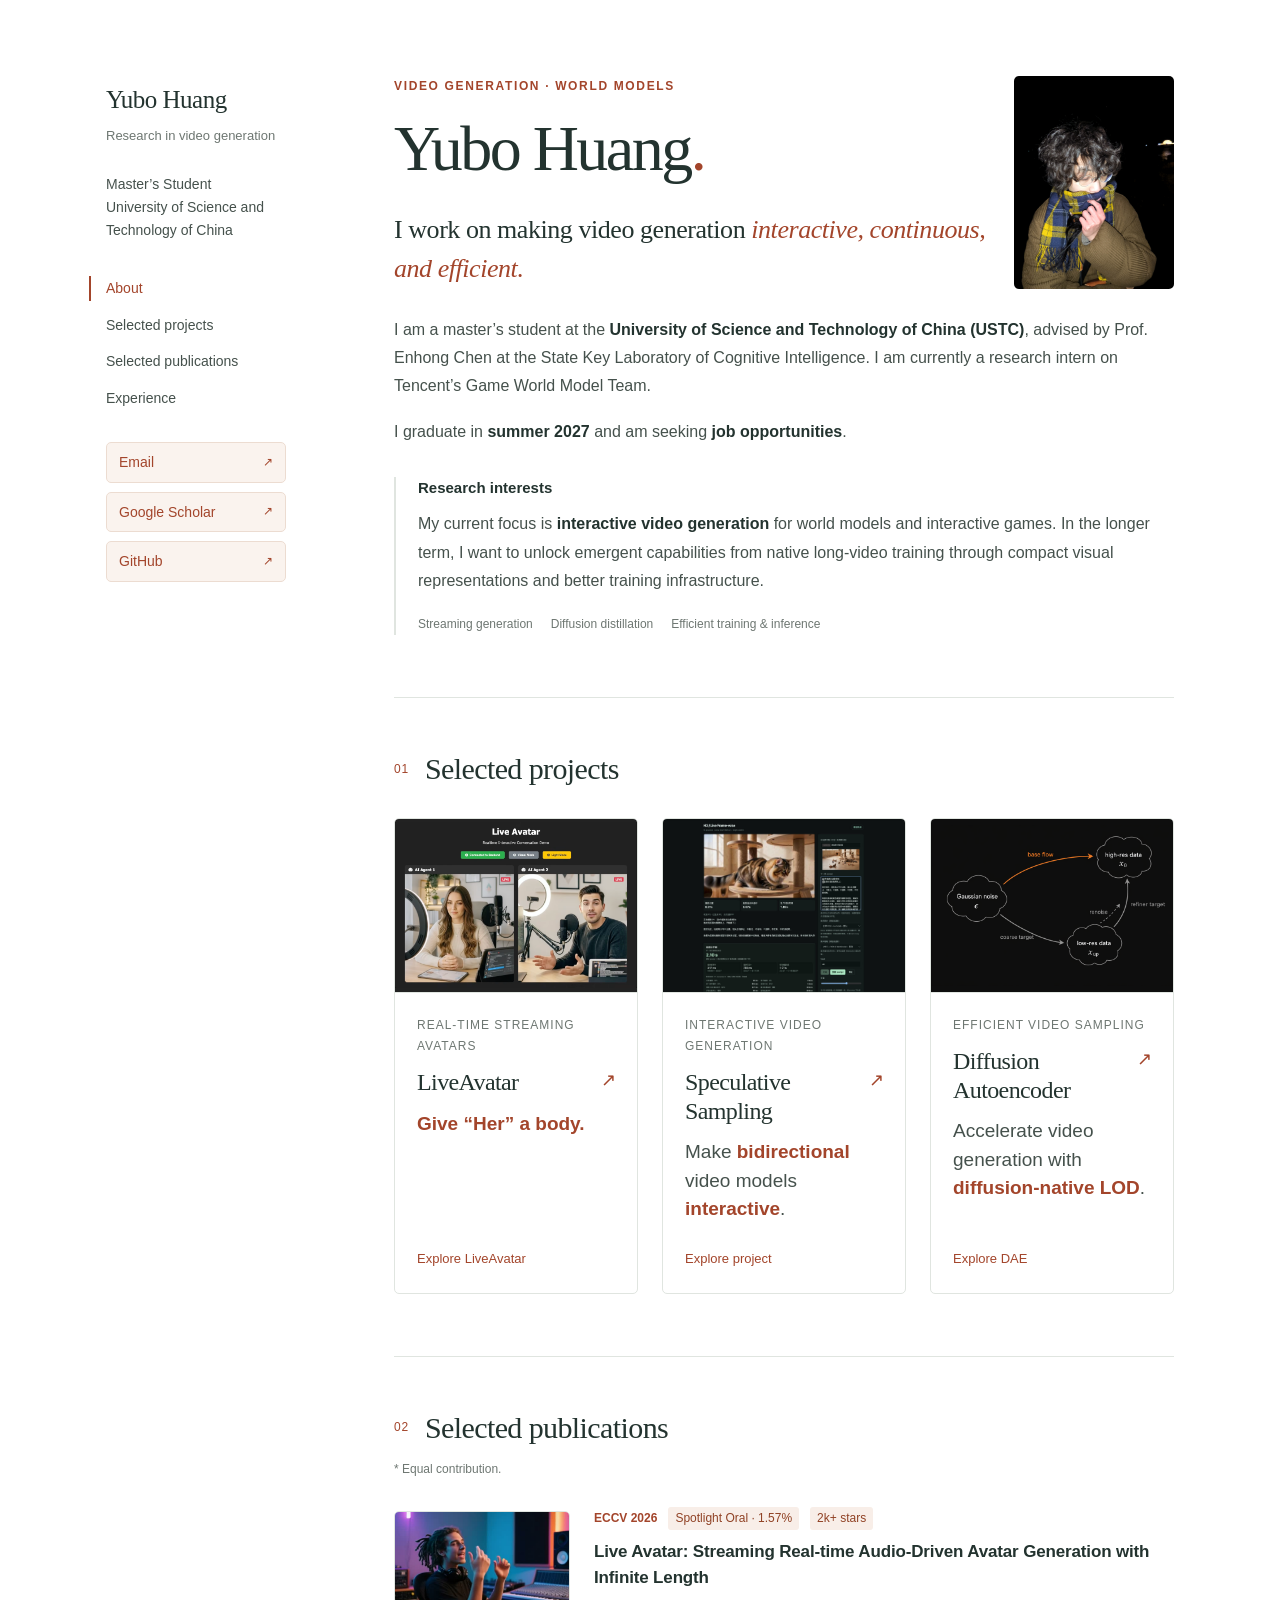
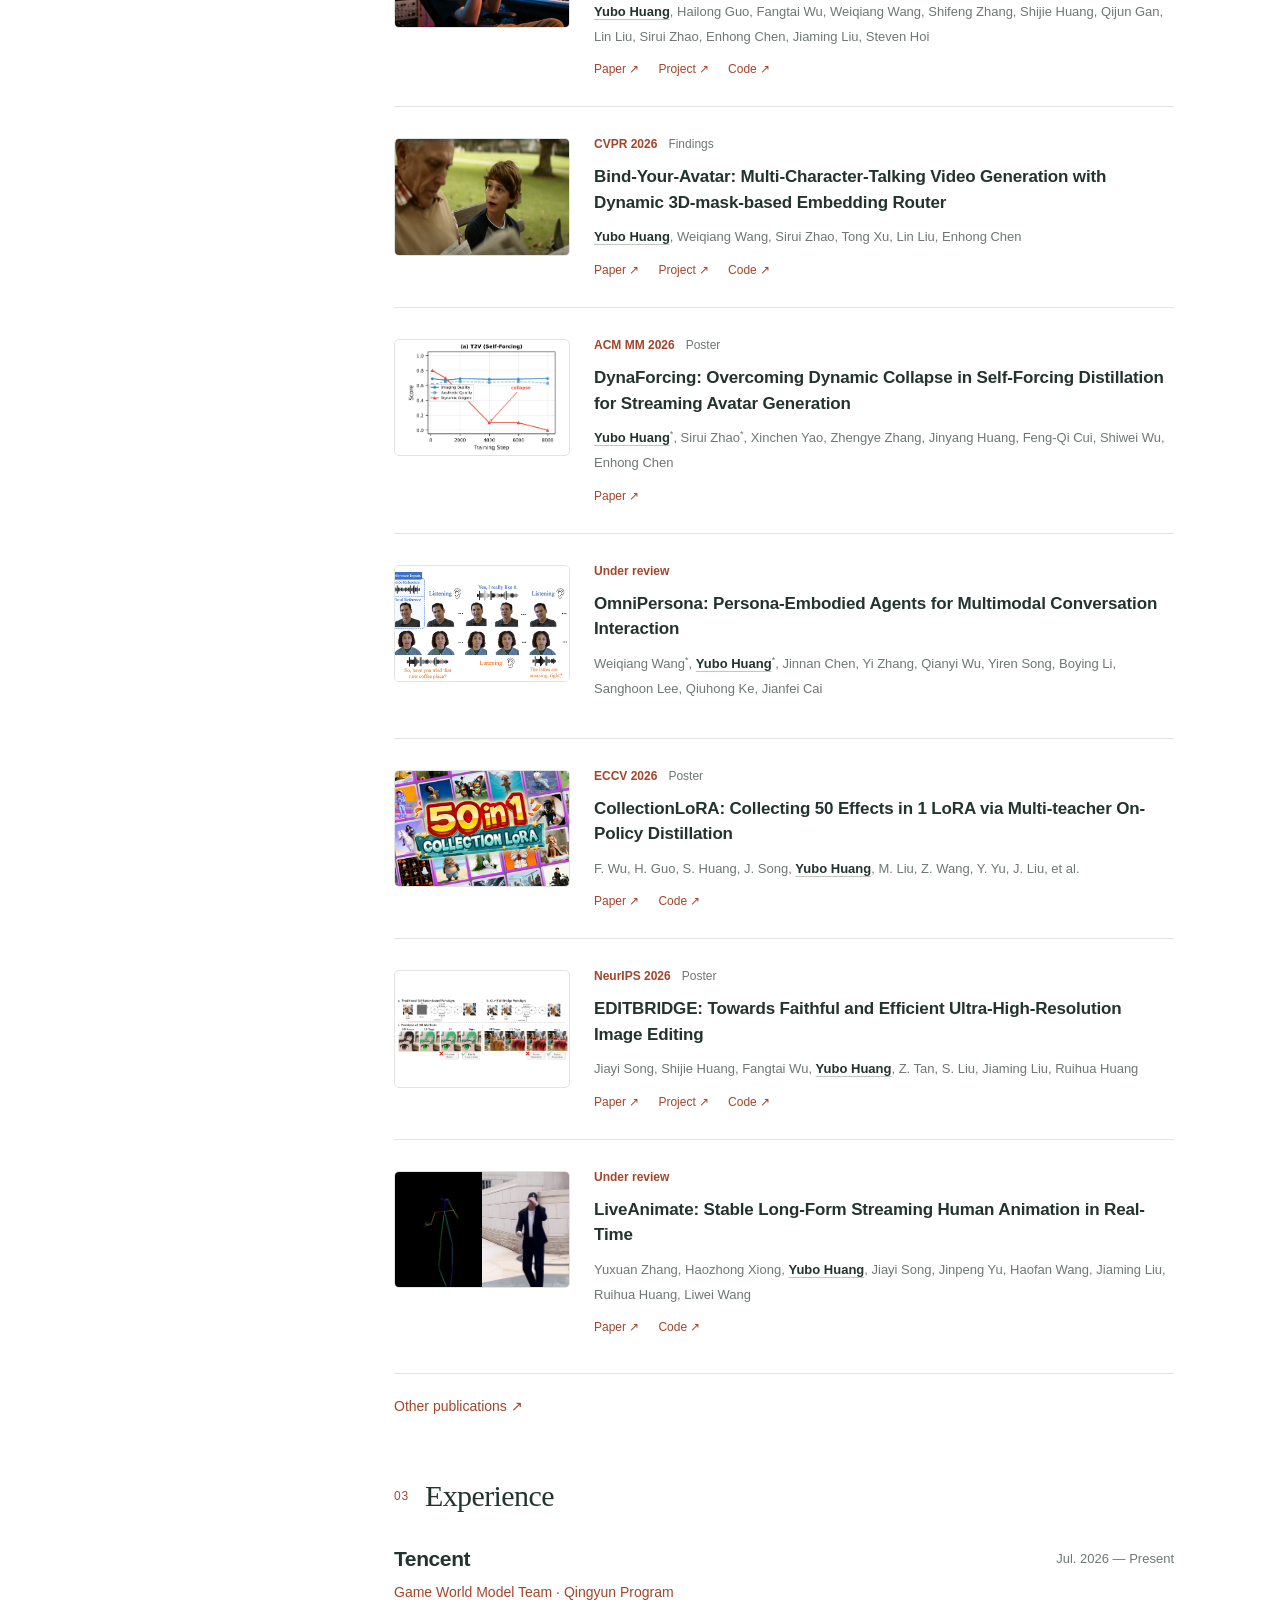
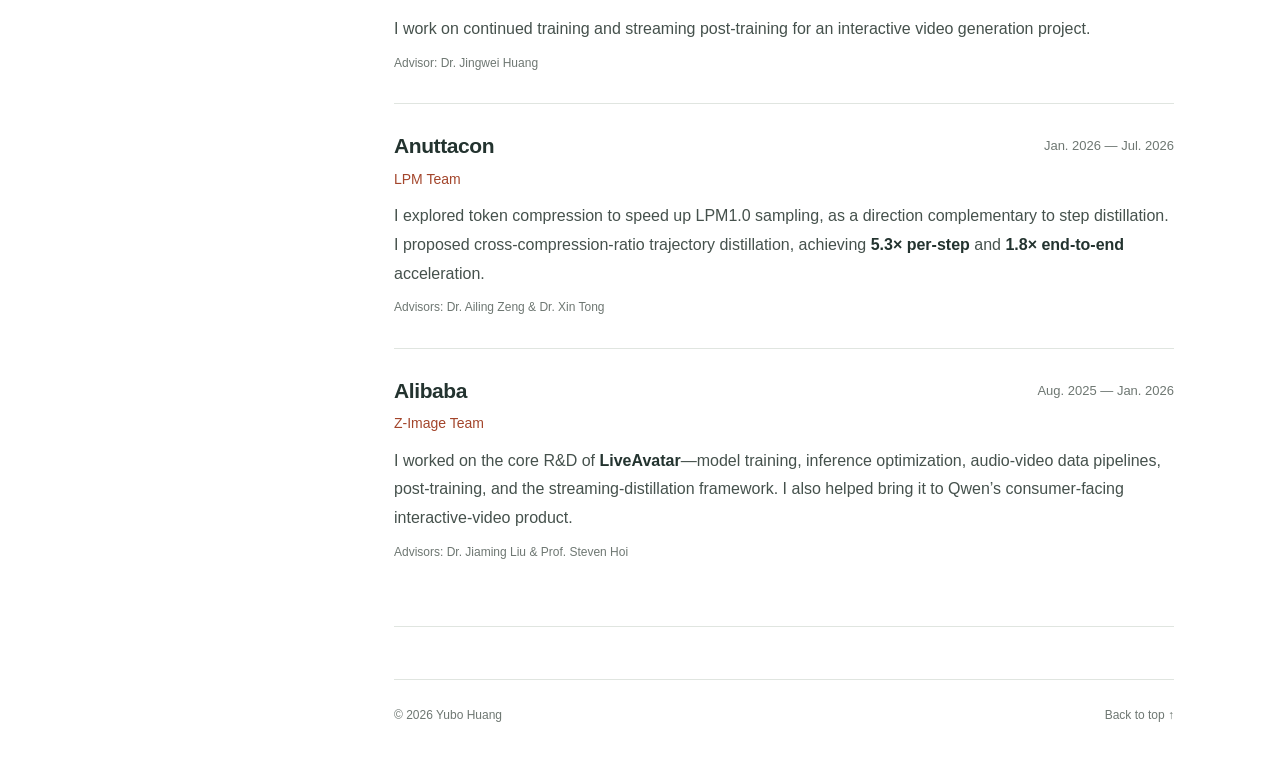
<file: index.html>
<!doctype html>
<html lang="en">
<head>
  <meta charset="utf-8">
  <meta name="viewport" content="width=device-width, initial-scale=1">
  <meta name="color-scheme" content="light">
  <title>Yubo Huang — Video Generation Research</title>
  <meta name="description" content="Yubo Huang is a master’s student at USTC working on interactive video generation, streaming world models, and efficient diffusion models.">
  <meta property="og:title" content="Yubo Huang — Video Generation Research">
  <meta property="og:description" content="Research in interactive video generation, streaming world models, and efficient diffusion models.">
  <meta property="og:type" content="website">
  <link rel="icon" type="image/svg+xml" href="data:image/svg+xml,%3Csvg xmlns='http://www.w3.org/2000/svg' viewBox='0 0 32 32'%3E%3Crect width='32' height='32' rx='7' fill='%2323332f'/%3E%3Ctext x='16' y='22' text-anchor='middle' fill='white' font-family='Georgia,serif' font-size='21'%3Ey%3C/text%3E%3C/svg%3E">
  <link rel="stylesheet" href="styles.css?v=9cdeb6acc5">
  <script defer src="site-config.js"></script>
  <script defer src="app.js"></script>
</head>
<body>
<a class="skip-link" href="#about">Skip to content</a>
<div class="page-shell">
  <aside class="sidebar">
    <a class="identity" href="#about" aria-label="Yubo Huang, back to introduction">Yubo Huang<span>Research in video generation</span></a>
    <div class="affiliation">Master’s Student<br>University of Science and<br class="desktop-only"> Technology of China</div>
    <nav aria-label="On this page"><a href="#about" aria-current="location">About</a><a href="#projects">Selected projects</a><a href="#publications">Selected publications</a><a href="#experience">Experience</a></nav>
    <div class="sidebar-links"><a href="mailto:snake1124@mail.ustc.edu.cn">Email <span aria-hidden="true">↗</span></a><a href="https://scholar.google.com/citations?user=ztgF87EAAAAJ" target="_blank" rel="noopener noreferrer">Google Scholar <span aria-hidden="true">↗</span></a><a href="https://github.com/Yubo-Shankui" target="_blank" rel="noopener noreferrer">GitHub <span aria-hidden="true">↗</span></a></div>
  </aside>
  <main>
    <section id="about" class="about" aria-labelledby="about-title">
      <div class="about-hero">
      <p class="eyebrow">VIDEO GENERATION · WORLD MODELS</p>
      <h1 id="about-title">Yubo Huang<span class="name-period">.</span></h1>
      <p class="intro">I work on making video generation<br class="desktop-only"> <em>interactive, continuous, and efficient.</em></p>
        <img class="portrait" src="assets/yubo-huang.jpg" alt="Yubo Huang" width="1920" height="2560">
      </div>
      <p>I am a master’s student at the <strong>University of Science and Technology of China (USTC)</strong>, advised by Prof. <a href="https://staff.ustc.edu.cn/~cheneh/" target="_blank" rel="noopener noreferrer">Enhong Chen</a> at the State Key Laboratory of Cognitive Intelligence. I am currently a research intern on Tencent’s Game World Model Team.</p>
      <p>I graduate in <strong>summer 2027</strong> and am seeking <strong>job opportunities</strong>.</p>
      <div class="research-interests"><h2>Research interests</h2><p>My current focus is <strong>interactive video generation</strong> for world models and interactive games. In the longer term, I want to unlock emergent capabilities from native long-video training through compact visual representations and better training infrastructure.</p><div class="research-topics"><span>Streaming generation</span><span>Diffusion distillation</span><span>Efficient training &amp; inference</span></div></div>
    </section>
    <section id="projects" aria-labelledby="projects-title">
      <div class="section-heading"><span class="section-number">01</span><h2 id="projects-title">Selected projects</h2></div>
      <div class="projects-grid">
        <a class="project" href="https://liveavatar.github.io/" target="_blank" rel="noopener noreferrer"><div class="project-image liveavatar-cover"><img src="assets/liveavatar-project.png" alt="LiveAvatar real-time interactive conversation demo with two AI agents" width="1710" height="1176" loading="lazy"></div><div class="project-body"><p class="project-category">REAL-TIME STREAMING AVATARS</p><h3>LiveAvatar <span aria-hidden="true">↗</span></h3><p><strong>Give “Her” a body.</strong></p><span class="project-link">Explore LiveAvatar</span></div></a>
        <a class="project" href="https://yubo-shankui.github.io/commit_one/" target="_blank" rel="noopener noreferrer"><div class="project-image"><img src="assets/commit-one.jpg" alt="Recorded interactive video generation demo from SpeculativeSampling" width="1600" height="900" loading="lazy"></div><div class="project-body"><p class="project-category">INTERACTIVE VIDEO GENERATION</p><h3><span style="font:inherit;color:inherit">Speculative<br>Sampling</span> <span aria-hidden="true">↗</span></h3><p>Make <strong>bidirectional</strong> video models <strong>interactive</strong>.</p><span class="project-link">Explore project</span></div></a>
        <a class="project" href="https://yubo-shankui.github.io/dae/" target="_blank" rel="noopener noreferrer"><div class="project-image dae-cover"><img src="assets/dae-cover.png" alt="Base flow from Gaussian noise to high-resolution data compared with a coarse-to-fine refinement route" width="1536" height="1024" loading="lazy"></div><div class="project-body"><p class="project-category">EFFICIENT VIDEO SAMPLING</p><h3>Diffusion Autoencoder <span aria-hidden="true">↗</span></h3><p>Accelerate video generation with <strong>diffusion-native LOD</strong>.</p><span class="project-link">Explore DAE</span></div></a>
      </div>
    </section>
    <section id="publications" aria-labelledby="publications-title">
      <div class="section-heading"><span class="section-number">02</span><h2 id="publications-title">Selected publications</h2></div>
      <p class="publication-note">* Equal contribution.</p>
      <div class="publications-list"><article class="publication">
  <a class="paper-cover " href="https://liveavatar.github.io/" target="_blank" rel="noopener noreferrer"><img src="assets/papers/liveavatar.jpg" alt="Generated talking avatar in a recording studio" width="600" height="400" loading="lazy"></a>
  <div class="publication-content"><div class="publication-meta"><span class="venue">ECCV 2026</span><span class="distinction">Spotlight Oral · 1.57%</span><a class="distinction" href="https://github.com/Alibaba-Quark/LiveAvatar" target="_blank" rel="noopener noreferrer">2k+ stars</a></div><h3>Live Avatar: Streaming Real-time Audio-Driven Avatar Generation with Infinite Length</h3><p class="authors"><strong>Yubo Huang</strong>, Hailong Guo, Fangtai Wu, Weiqiang Wang, Shifeng Zhang, Shijie Huang, Qijun Gan, Lin Liu, Sirui Zhao, Enhong Chen, Jiaming Liu, Steven Hoi</p><div class="paper-links"><a href="https://arxiv.org/abs/2512.04677" target="_blank" rel="noopener noreferrer">Paper<span aria-hidden="true"> ↗</span></a><a href="https://liveavatar.github.io/" target="_blank" rel="noopener noreferrer">Project<span aria-hidden="true"> ↗</span></a><a href="https://github.com/Alibaba-Quark/LiveAvatar" target="_blank" rel="noopener noreferrer">Code<span aria-hidden="true"> ↗</span></a></div></div>
</article>
<article class="publication">
  <a class="paper-cover " href="https://yubo-shankui.github.io/bind-your-avatar/" target="_blank" rel="noopener noreferrer"><img src="assets/papers/bind-your-avatar.jpg" alt="Two characters sharing a conversation in a generated video" width="600" height="400" loading="lazy"></a>
  <div class="publication-content"><div class="publication-meta"><span class="venue">CVPR 2026</span><span class="distinction">Findings</span></div><h3>Bind-Your-Avatar: Multi-Character-Talking Video Generation with Dynamic 3D-mask-based Embedding Router</h3><p class="authors"><strong>Yubo Huang</strong>, Weiqiang Wang, Sirui Zhao, Tong Xu, Lin Liu, Enhong Chen</p><div class="paper-links"><a href="https://arxiv.org/abs/2506.19833" target="_blank" rel="noopener noreferrer">Paper<span aria-hidden="true"> ↗</span></a><a href="https://yubo-shankui.github.io/bind-your-avatar/" target="_blank" rel="noopener noreferrer">Project<span aria-hidden="true"> ↗</span></a><a href="https://github.com/Yubo-Shankui/Bind-Your-Avatar-Implementation" target="_blank" rel="noopener noreferrer">Code<span aria-hidden="true"> ↗</span></a></div></div>
</article>
<article class="publication">
  <a class="paper-cover paper-cover-figure" href="https://arxiv.org/abs/2608.17707" target="_blank" rel="noopener noreferrer"><img src="assets/papers/dynaforcing.png" alt="Self-Forcing training plot showing dynamic collapse while visual quality remains stable" width="1580" height="1146" loading="lazy"></a>
  <div class="publication-content"><div class="publication-meta"><span class="venue">ACM MM 2026</span><span class="distinction">Poster</span></div><h3>DynaForcing: Overcoming Dynamic Collapse in Self-Forcing Distillation for Streaming Avatar Generation</h3><p class="authors"><strong>Yubo Huang</strong><sup>*</sup>, Sirui Zhao<sup>*</sup>, Xinchen Yao, Zhengye Zhang, Jinyang Huang, Feng-Qi Cui, Shiwei Wu, Enhong Chen</p><div class="paper-links"><a href="https://arxiv.org/abs/2608.17707" target="_blank" rel="noopener noreferrer">Paper<span aria-hidden="true"> ↗</span></a></div></div>
</article>
<article class="publication">
  <div class="paper-cover omnipersona-cover"><img src="assets/papers/omnipersona.png" alt="OmniPersona agent and user taking turns listening and speaking with voice and visual references" width="1988" height="876" loading="lazy"></div>
  <div class="publication-content"><div class="publication-meta"><span class="venue">Under review</span></div><h3>OmniPersona: Persona-Embodied Agents for Multimodal Conversation Interaction</h3><p class="authors">Weiqiang Wang<sup>*</sup>, <strong>Yubo Huang</strong><sup>*</sup>, Jinnan Chen, Yi Zhang, Qianyi Wu, Yiren Song, Boying Li, Sanghoon Lee, Qiuhong Ke, Jianfei Cai</p></div>
</article>
<article class="publication">
  <a class="paper-cover " href="https://arxiv.org/abs/2605.25378" target="_blank" rel="noopener noreferrer"><img src="assets/papers/collectionlora.jpg" alt="CollectionLoRA gallery of image effects combined in one LoRA" width="600" height="400" loading="lazy"></a>
  <div class="publication-content"><div class="publication-meta"><span class="venue">ECCV 2026</span><span class="distinction">Poster</span></div><h3>CollectionLoRA: Collecting 50 Effects in 1 LoRA via Multi-teacher On-Policy Distillation</h3><p class="authors">F. Wu, H. Guo, S. Huang, J. Song, <strong>Yubo Huang</strong>, M. Liu, Z. Wang, Y. Yu, J. Liu, et al.</p><div class="paper-links"><a href="https://arxiv.org/abs/2605.25378" target="_blank" rel="noopener noreferrer">Paper<span aria-hidden="true"> ↗</span></a><a href="https://github.com/Qwen-Applications/CollectionLoRA" target="_blank" rel="noopener noreferrer">Code<span aria-hidden="true"> ↗</span></a></div></div>
</article>
<article class="publication">
  <a class="paper-cover paper-cover-figure" href="https://editbridge.github.io/" target="_blank" rel="noopener noreferrer"><img src="assets/papers/editbridge.png" alt="EditBridge paradigm and examples of faithful detail reconstruction and texture preservation" width="1940" height="726" loading="lazy"></a>
  <div class="publication-content"><div class="publication-meta"><span class="venue">NeurIPS 2026</span><span class="distinction">Poster</span></div><h3>EDITBRIDGE: Towards Faithful and Efficient Ultra-High-Resolution Image Editing</h3><p class="authors">Jiayi Song, Shijie Huang, Fangtai Wu, <strong>Yubo Huang</strong>, Z. Tan, S. Liu, Jiaming Liu, Ruihua Huang</p><div class="paper-links"><a href="https://arxiv.org/abs/2608.18063" target="_blank" rel="noopener noreferrer">Paper<span aria-hidden="true"> ↗</span></a><a href="https://editbridge.github.io/" target="_blank" rel="noopener noreferrer">Project<span aria-hidden="true"> ↗</span></a><a href="https://github.com/songyangyifei/editbridge" target="_blank" rel="noopener noreferrer">Code<span aria-hidden="true"> ↗</span></a></div></div>
</article>
<article class="publication">
  <a class="paper-cover " href="https://liveanimate.github.io/" target="_blank" rel="noopener noreferrer"><img src="assets/papers/liveanimate.webp" alt="LiveAnimate driving pose and generated dancer side by side" width="600" height="400" loading="lazy"></a>
  <div class="publication-content"><div class="publication-meta"><span class="venue">Under review</span></div><h3>LiveAnimate: Stable Long-Form Streaming Human Animation in Real-Time</h3><p class="authors">Yuxuan Zhang, Haozhong Xiong, <strong>Yubo Huang</strong>, Jiayi Song, Jinpeng Yu, Haofan Wang, Jiaming Liu, Ruihua Huang, Liwei Wang</p><div class="paper-links"><a href="https://arxiv.org/abs/2608.11745" target="_blank" rel="noopener noreferrer">Paper<span aria-hidden="true"> ↗</span></a><a href="https://github.com/liveanimate/LiveAnimate" target="_blank" rel="noopener noreferrer">Code<span aria-hidden="true"> ↗</span></a></div></div>
</article></div>
      <a class="all-publications" href="https://scholar.google.com/citations?user=ztgF87EAAAAJ" target="_blank" rel="noopener noreferrer"><span>Other publications <span aria-hidden="true">↗</span></span></a>
    </section>
    <section id="experience" aria-labelledby="experience-title">
      <div class="section-heading"><span class="section-number">03</span><h2 id="experience-title">Experience</h2></div>
      <div class="experience-list">
        <article class="experience"><div class="experience-heading"><h3>Tencent</h3><span class="dates">Jul. 2026 — Present</span></div><p class="role">Game World Model Team · Qingyun Program</p><p>I work on continued training and streaming post-training for an interactive video generation project.</p><p class="advisors">Advisor: Dr. Jingwei Huang</p></article>
        <article class="experience"><div class="experience-heading"><h3>Anuttacon</h3><span class="dates">Jan. 2026 — Jul. 2026</span></div><p class="role">LPM Team</p><p>I explored token compression to speed up LPM1.0 sampling, as a direction complementary to step distillation. I proposed cross-compression-ratio trajectory distillation, achieving <strong>5.3× per-step</strong> and <strong>1.8× end-to-end</strong> acceleration.</p><p class="advisors">Advisors: Dr. Ailing Zeng &amp; Dr. Xin Tong</p></article>
        <article class="experience"><div class="experience-heading"><h3>Alibaba</h3><span class="dates">Aug. 2025 — Jan. 2026</span></div><p class="role">Z-Image Team</p><p>I worked on the core R&amp;D of <strong>LiveAvatar</strong>—model training, inference optimization, audio-video data pipelines, post-training, and the streaming-distillation framework. I also helped bring it to Qwen’s consumer-facing interactive-video product.</p><p class="advisors">Advisors: Dr. Jiaming Liu &amp; Prof. Steven Hoi</p></article>
      </div>
    </section>
    <footer><span>© 2026 Yubo Huang</span><a href="#about">Back to top ↑</a></footer>
  </main>
</div>
</body>
</html>
</file>
<file: styles.css>
:root {
  --ink:#23332f;
  --body:#45514c;
  --muted:#6e7772;
  --accent:#a3452b;
  --line:#e0e5e0;
  --paper:#fff;
  --soft:#f5f7f4;
  --serif:Georgia,"Times New Roman",serif;
  --sans:-apple-system,BlinkMacSystemFont,"Segoe UI",Helvetica,Arial,sans-serif
}

* {
  box-sizing:border-box
}
html {
  scroll-behavior:auto;
  scroll-padding-top:38px
}
body {
  margin:0;
  background:var(--paper);
  color:var(--body);
  font:16px/1.75 var(--sans);
  -webkit-font-smoothing:antialiased
}
a {
  color:inherit;
  text-decoration:none
}
a:hover {
  color:var(--accent)
}
a:focus-visible {
  outline:2px solid var(--accent);
  outline-offset:5px;
  border-radius:2px
}
::selection {
  background:#e7eee6;
  color:var(--ink)
}
p {
  margin:0 0 18px
}
strong {
  color:var(--ink);
  font-weight:600
}
h1,h2,h3 {
  color:var(--ink);
  margin:0;
  font-weight:500
}
h2 {
  font:30px/1.25 var(--serif);
  letter-spacing:-.6px
}
h3 {
  line-height:1.45
}
sup {
  font-size:.7em
}
.page-shell {
  max-width:1180px;
  padding:76px 56px 0;
  margin:auto;
  display:grid;
  grid-template-columns:216px minmax(0,1fr);
  gap:72px
}
.sidebar {
  position:sticky;
  top:64px;
  height:fit-content;
  padding-top:8px
}
.identity {
  font:25px/1.3 var(--serif);
  color:var(--ink);
  letter-spacing:-.5px
}
.identity span {
  display:block;
  font:13px/1.6 var(--sans);
  letter-spacing:0;
  margin-top:9px;
  color:var(--muted)
}
.affiliation {
  font-size:14px;
  line-height:1.65;
  margin-top:26px
}
.sidebar nav {
  display:grid;
  margin:34px 0 32px;
  gap:12px;
  font-size:14px
}
.sidebar nav a {
  border-left:2px solid transparent;
  padding-left:15px;
  margin-left:-17px
}
.sidebar nav a[aria-current] {
  border-color:var(--accent);
  color:var(--accent)
}
.sidebar-links {
  display:grid;
  gap:9px;
  font-size:14px
}
.sidebar-links a {
  display:flex;
  align-items:center;
  justify-content:space-between;
  width:100%;
  max-width:180px;
  padding:7px 12px;
  border:1px solid #ecdcd1;
  border-radius:5px;
  background:#faf3ee;
  color:var(--accent);
  font-weight:500;
  transition:background .2s,border-color .2s
}
.sidebar-links a:hover {
  background:#f3e4da;
  border-color:#d8b7a2
}
.sidebar-links span {
  font-size:12px;
  margin-left:8px;
  color:inherit
}
.sidebar-note {
  margin-top:35px;
  font-size:12px;
  color:var(--muted)
}
main {
  min-width:0
}
section {
  padding:0 0 62px;
  margin-bottom:52px;
  border-bottom:1px solid var(--line);
  scroll-margin-top:10px
}
.eyebrow {
  font-size:12px;
  letter-spacing:1.65px;
  margin-bottom:17px;
  color:var(--accent);
  font-weight:600
}
h1 {
  font:64px/1.05 var(--serif);
  letter-spacing:-2.5px;
  margin-bottom:26px
}
.name-period {
  color:var(--accent)
}
.intro {
  font:26px/1.5 var(--serif);
  letter-spacing:-.45px;
  color:var(--ink);
  margin-bottom:27px
}
.intro em {
  font-weight:400;
  color:var(--accent)
}
.research-interests {
  border-left:2px solid var(--line);
  padding-left:22px;
  margin-top:31px
}
.research-interests h2 {
  font:600 15px/1.5 var(--sans);
  letter-spacing:0;
  margin-bottom:10px
}
.research-interests p {
  font-size:16px;
  line-height:1.8
}
.research-topics {
  display:flex;
  flex-wrap:wrap;
  gap:6px 18px;
  font-size:12px;
  color:var(--muted)
}
.section-heading {
  display:flex;
  align-items:center;
  gap:16px;
  margin-bottom:30px
}
.section-number {
  font:12px/1.5 var(--sans);
  color:var(--accent);
  letter-spacing:.8px
}
.experience+.experience {
  margin-top:29px;
  padding-top:27px;
  border-top:1px solid var(--line)
}
.experience-heading {
  display:flex;
  justify-content:space-between;
  align-items:center;
  gap:12px
}
.experience h3 {
  font-size:21px;
  font-weight:600;
  letter-spacing:-.4px
}
.dates {
  font-size:13px;
  color:var(--muted);
  white-space:nowrap
}
.experience .role {
  font-size:14px;
  color:var(--accent);
  margin:5px 0 10px
}
.experience p {
  font-size:16px;
  line-height:1.8;
  margin-bottom:9px
}
.experience .advisors {
  font-size:12px;
  color:var(--muted);
  margin-bottom:0
}
.advisors span {
  display:block;
  margin-top:2px
}
.projects-grid {
  display:grid;
  grid-template-columns:repeat(3,minmax(0,1fr));
  gap:24px
}
.project {
  border:1px solid var(--line);
  border-radius:5px;
  overflow:hidden;
  display:flex;
  flex-direction:column;
  transition:border-color .2s,transform .2s
}
.project:hover {
  color:inherit;
  border-color:#aeb9ae;
  transform:translateY(-3px)
}
.project-image {
  height:174px;
  background:#eef1ec;
  overflow:hidden;
  border-bottom:1px solid var(--line)
}
.project-image img {
  width:100%;
  height:100%;
  object-fit:cover;
  display:block
}
.project-image.diagram {
  background:#fff;
  padding:12px
}
.project-image.diagram img {
  object-fit:contain
}
.project-body {
  padding:22px;
  display:flex;
  flex-direction:column;
  flex:1
}
.project-category {
  font-size:12px;
  letter-spacing:1px;
  color:var(--muted);
  margin-bottom:11px
}
.project h3 {
  font:24px/1.2 var(--serif);
  letter-spacing:-.6px;
  margin-bottom:13px;
  display:flex;
  align-items:flex-start;
  justify-content:space-between;
  gap:6px
}
.project h3 span {
  font:18px/1.4 var(--sans);
  color:var(--accent)
}
.project-body>p:not(.project-category) {
  font-size:19px;
  font-weight:400;
  line-height:1.5;
  color:var(--body);
  margin-bottom:24px
}
.project-body>p:not(.project-category) strong {
  font-weight:600;
  color:var(--accent)
}
.project-link {
  font-size:13px;
  color:var(--accent);
  margin-top:auto
}
.publication-note {
  font-size:12px;
  color:var(--muted);
  margin-top:-17px;
  margin-bottom:27px
}
.publication+.publication {
  border-top:1px solid var(--line);
  margin-top:26px;
  padding-top:27px
}
.publication-meta {
  display:flex;
  gap:11px;
  align-items:center;
  flex-wrap:wrap;
  font-size:12px;
  margin-bottom:9px
}
.venue {
  color:var(--accent);
  font-weight:600
}
.distinction {
  color:var(--muted)
}
.publication:first-child .distinction {
  background:#f8eee8;
  color:#904225;
  padding:1px 7px;
  border-radius:3px
}
.publication h3 {
  font-size:17px;
  font-weight:600;
  line-height:1.5;
  letter-spacing:-.15px;
  margin-bottom:10px
}
.authors {
  font-size:13px;
  line-height:1.9;
  color:var(--muted);
  margin-bottom:10px
}
.authors strong {
  font-weight:600;
  text-decoration:underline;
  text-underline-offset:3px;
  text-decoration-color:#bfc8bf
}
.paper-links {
  display:flex;
  gap:19px;
  font-size:12px;
  color:var(--accent)
}
.paper-links span {
  font-size:12px
}
.all-publications {
  margin-top:35px;
  padding:20px 0 0;
  border-top:1px solid var(--line);
  display:flex;
  justify-content:space-between;
  gap:20px;
  font-size:14px
}
.all-publications>span:last-child {
  color:var(--accent)
}
#publications {
  padding-bottom:0;
  border:0;
  margin-bottom:58px
}
footer {
  display:flex;
  justify-content:space-between;
  border-top:1px solid var(--line);
  padding:25px 0 32px;
  font-size:12px;
  color:var(--muted)
}
.skip-link {
  position:fixed;
  left:20px;
  top:-100px;
  background:white;
  padding:12px;
  z-index:10
}
.skip-link:focus {
  top:16px
}

@media(min-width:1300px) {
  .page-shell {
  padding-top:92px
}

}

@media(max-width:1000px) {
  .page-shell {
  padding:48px 32px 0;
  grid-template-columns:180px minmax(0,1fr);
  gap:36px
}
.sidebar {
  top:40px
}
.project-body {
  padding:17px
}
.project-image {
  height:150px
}
.project h3 {
  font-size:22px
}
.project-category {
  font-size:12px;
  letter-spacing:.5px
}
.experience-heading {
  align-items:flex-start;
  flex-direction:column;
  gap:2px
}

}

@media(max-width:760px) {
  html {
  scroll-padding-top:20px
}
.page-shell {
  display:block;
  max-width:660px;
  padding:28px 24px 0
}
.sidebar {
  position:static;
  padding:0 0 26px;
  margin-bottom:38px;
  border-bottom:1px solid var(--line)
}
.identity {
  font-size:21px
}
.identity span,.affiliation,.sidebar-note {
  display:none
}
.sidebar nav {
  display:flex;
  gap:12px 22px;
  flex-wrap:wrap;
  margin:17px 0 16px;
  font-size:13px
}
.sidebar nav a {
  border:0;
  padding:0;
  margin:0
}
.sidebar-links {
  display:flex;
  flex-wrap:wrap;
  gap:8px;
  font-size:12px
}
.sidebar-links a {
  width:auto;
  max-width:none
}
.sidebar-links span {
  margin-left:1px
}
h1 {
  font-size:54px
}
.intro {
  font-size:24px
}
.eyebrow {
  font-size:12px;
  letter-spacing:1.35px
}
.desktop-only {
  display:none
}
section {
  padding-bottom:40px;
  margin-bottom:39px
}
h2 {
  font-size:27px
}
.section-heading {
  gap:12px;
  margin-bottom:24px
}
.research-interests {
  padding-left:17px
}
.experience-heading {
  flex-direction:row;
  align-items:center
}
.dates {
  font-size:12px
}
.projects-grid {
  gap:18px
}
.project-body {
  padding:18px
}
.project-image {
  height:160px
}
.all-publications {
  font-size:13px
}

}

@media(max-width:480px) {
  .projects-grid {
  grid-template-columns:1fr
}
.project-image {
  height:194px
}
.project-body {
  padding:21px
}
.project h3 {
  font-size:26px
}
.project-category {
  font-size:12px
}
.project-body>p:not(.project-category) {
  font-size:19px
}
.experience-heading {
  flex-direction:column;
  align-items:flex-start
}
body {
  font-size:16px
}
.sidebar nav {
  gap:8px 18px
}
.intro {
  font-size:23px
}
.research-topics {
  font-size:12px;
  gap:5px 12px
}
h1 {
  font-size:50px
}
.publication h3 {
  font-size:16px
}

}

@media(prefers-reduced-motion:reduce) {
  html {
  scroll-behavior:auto
}
.project {
  transition:none
}
.project:hover {
  transform:none
}

}

@media print {
  .sidebar,.skip-link,footer {
  display:none
}
.page-shell {
  display:block;
  padding:0;
  max-width:none
}
section {
  padding-bottom:20px;
  margin-bottom:20px
}
.project,.publication,.experience {
  break-inside:avoid
}
a {
  color:inherit
}

}

/* Paper covers stay small beside the bibliographic details. */
.publication {
  display: grid;
  grid-template-columns: 176px minmax(0, 1fr);
  gap: 24px;
  align-items: start;
}
.publication-content { min-width: 0; }
.paper-cover {
  display: block;
  overflow: hidden;
  border-radius: 5px;
  border: 1px solid var(--line);
  background: #f5f7f4;
  aspect-ratio: 3 / 2;
  margin-top: 4px;
}
.paper-cover img {
  display: block;
  width: 100%;
  height: 100%;
  object-fit: cover;
}
.paper-cover-wide img { object-fit: contain; background: #fff; }
.dae-cover { background: #0e0e0e; }
.dae-cover img { object-fit: contain; object-position: center; }
@media (min-width: 761px) and (max-width: 1000px) {
  .publication { grid-template-columns: 130px minmax(0, 1fr); gap: 18px; }
}
@media (max-width: 560px) {
  .publication { grid-template-columns: minmax(0, 1fr); gap: 16px; }
  .paper-cover { width: min(210px, 65%); margin-top: 0; }
}

/* Keep supplied paper figures complete, including labels and axes. */
.paper-cover-figure { background: #fff; }
.paper-cover-figure img { object-fit: contain; object-position: center; }

.liveavatar-cover { background: #222; }
.liveavatar-cover img { object-fit: contain; object-position: center; }
/* Enlarge the conversation figure within its thumbnail, allowing side cropping. */
.omnipersona-cover { background: #fff; }
.omnipersona-cover img { object-fit: cover; object-position: 45% center; }

.all-publications { justify-content: flex-start; }

/* Personal portrait alongside the introduction. */
.about-hero {
  display: grid;
  grid-template-columns: minmax(0, 1fr) 160px;
  column-gap: 28px;
  align-items: start;
  margin-bottom: 27px;
}
.about-hero > :not(.portrait) { grid-column: 1; }
.about-hero .intro { margin-bottom: 0; }
.about-hero .desktop-only { display: none; }
.portrait {
  grid-column: 2;
  grid-row: 1 / 4;
  display: block;
  width: 100%;
  height: auto;
  border-radius: 5px;
}
@media (max-width: 560px) {
  .about-hero { grid-template-columns: minmax(0, 1fr) 104px; column-gap: 20px; }
  .about-hero h1 { font-size: 42px; }
  .about-hero .eyebrow { font-size: 10px; letter-spacing: 1px; }
  .about-hero .portrait { grid-row: 1 / 3; }
  .about-hero .intro { grid-column: 1 / -1; margin-top: 20px; }
}
</file>
